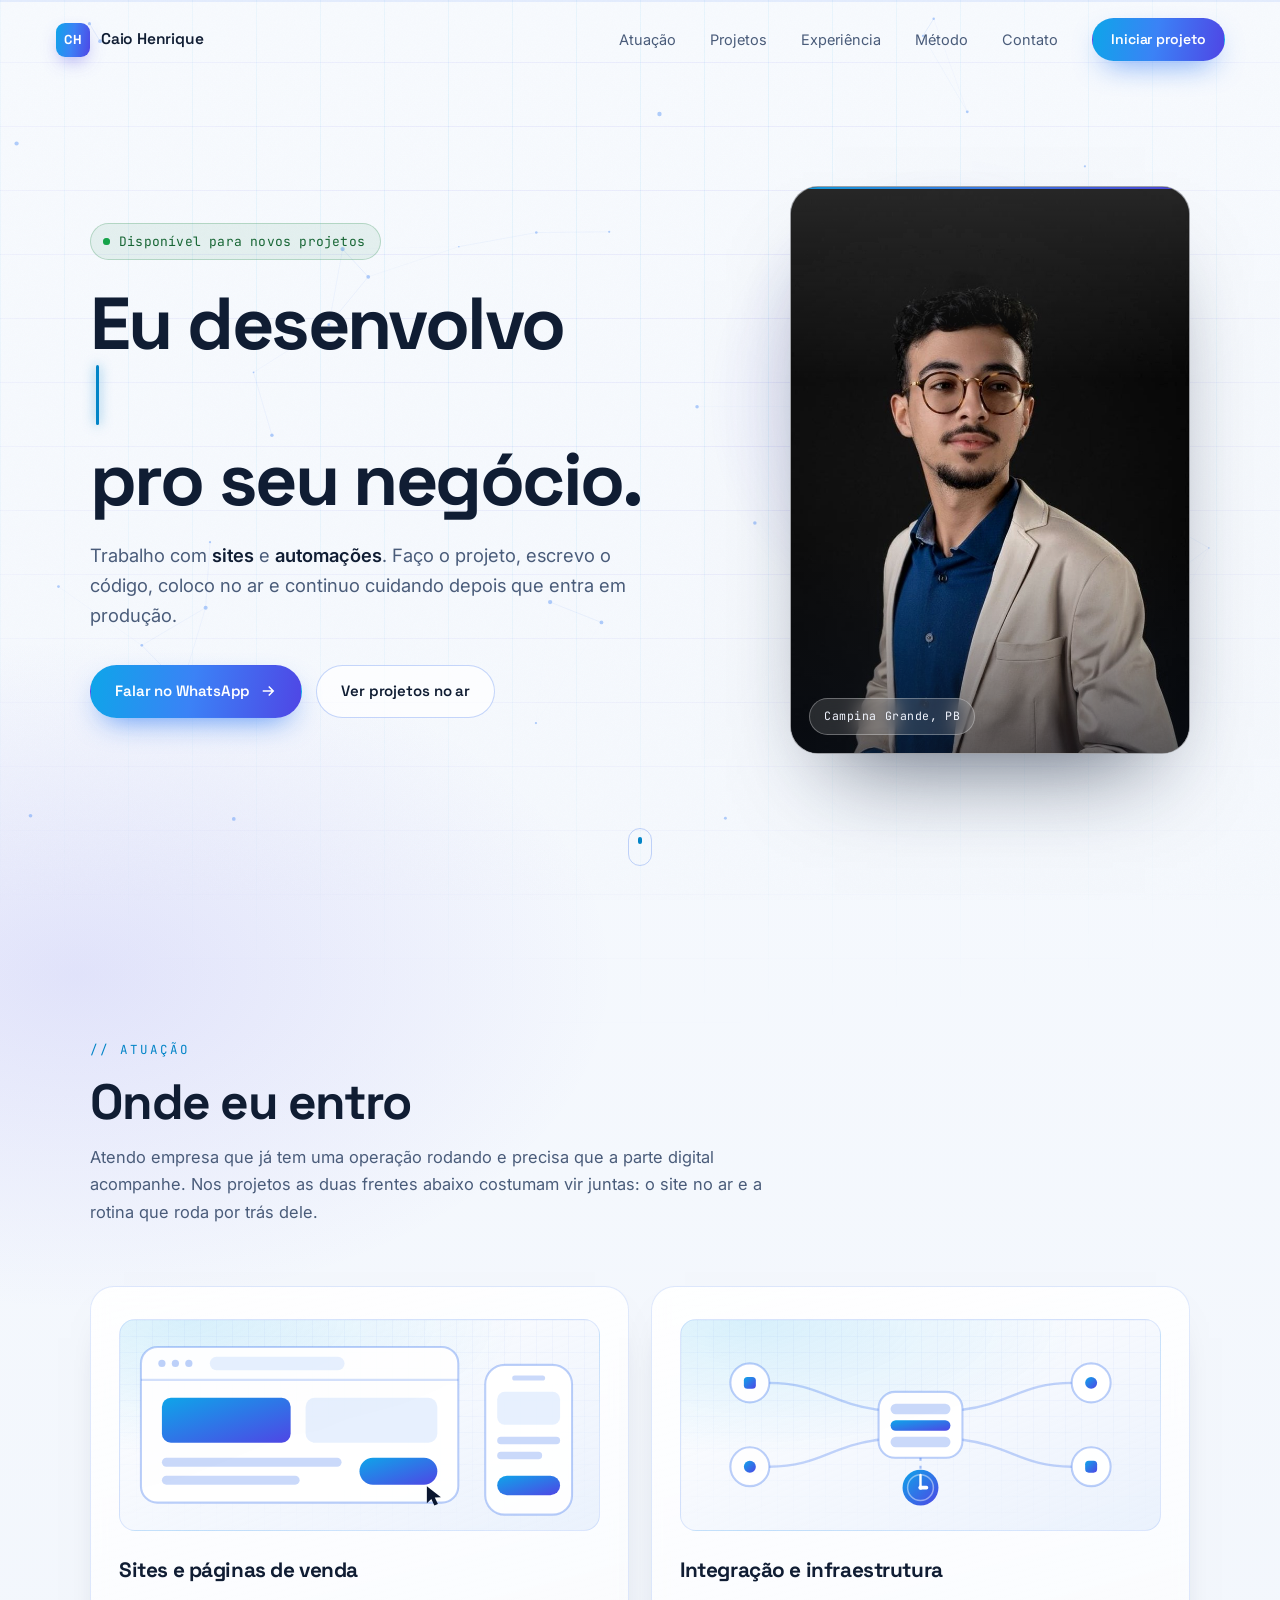
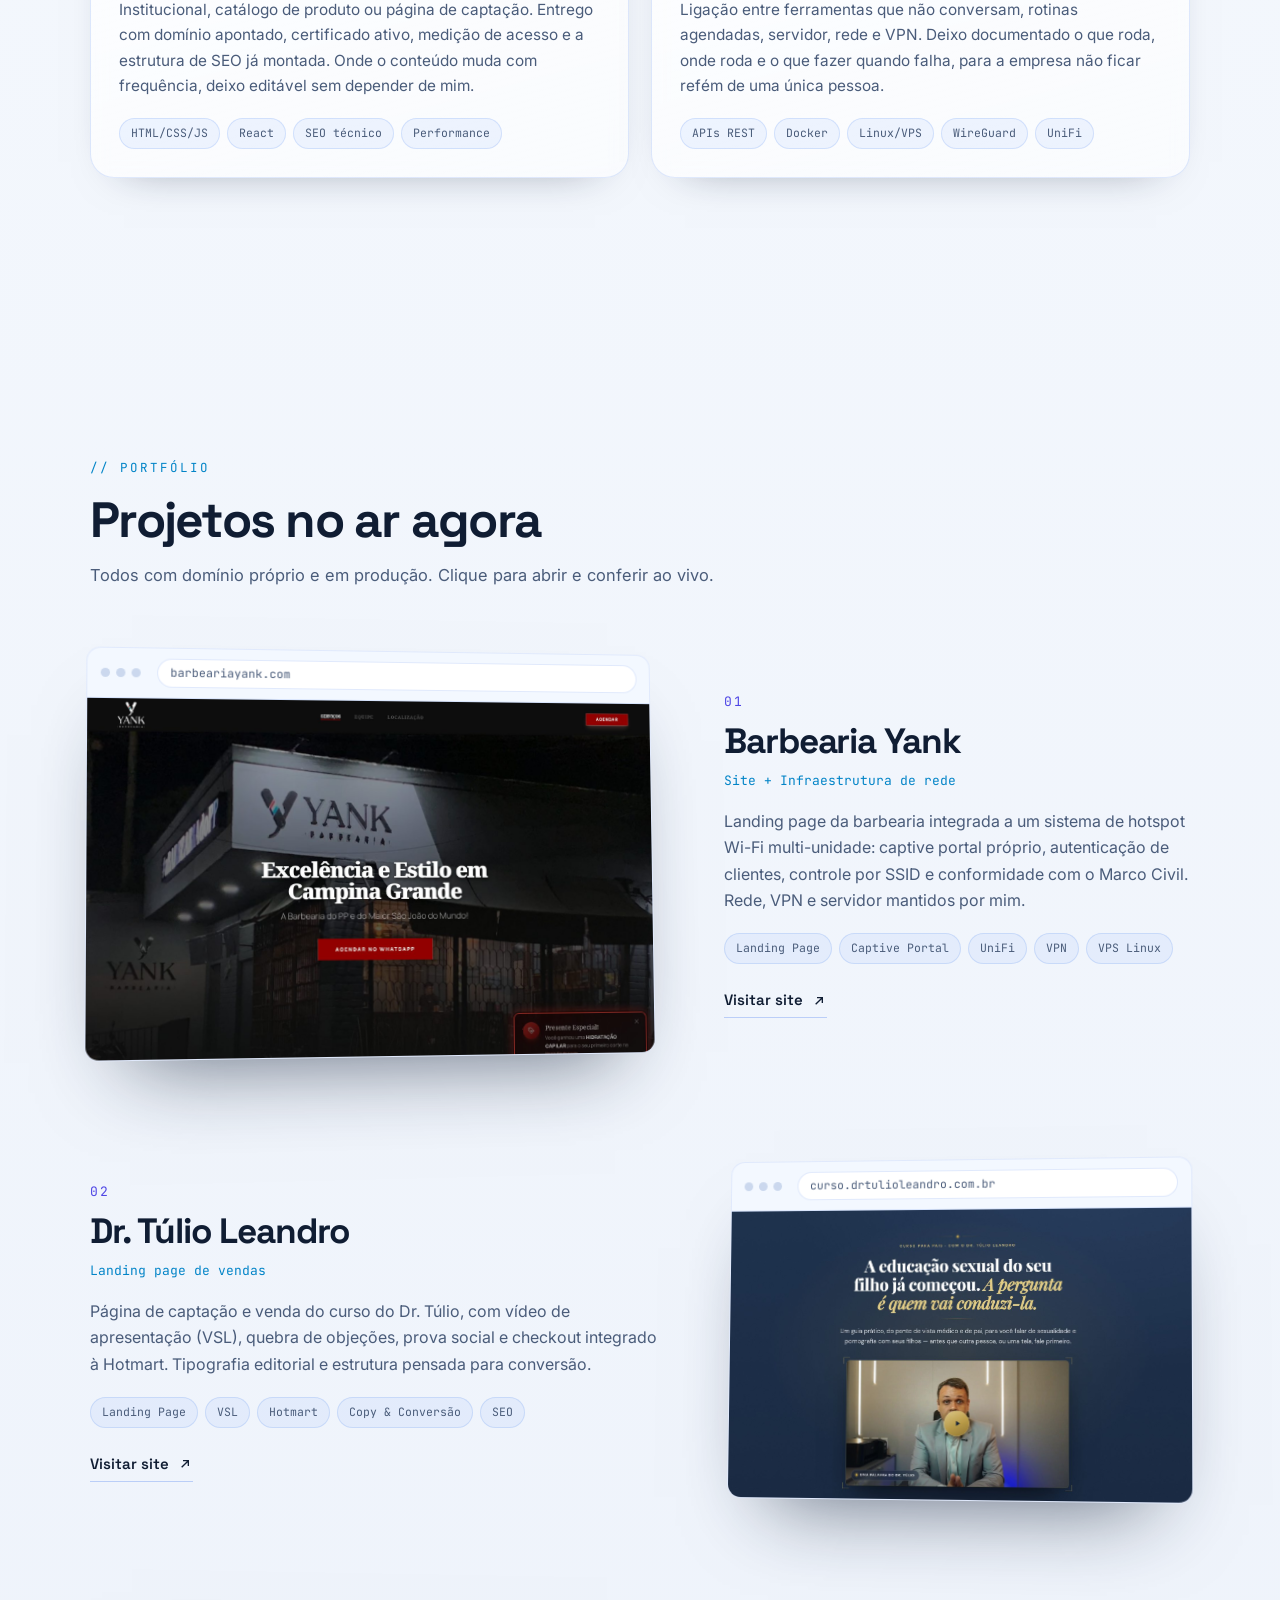
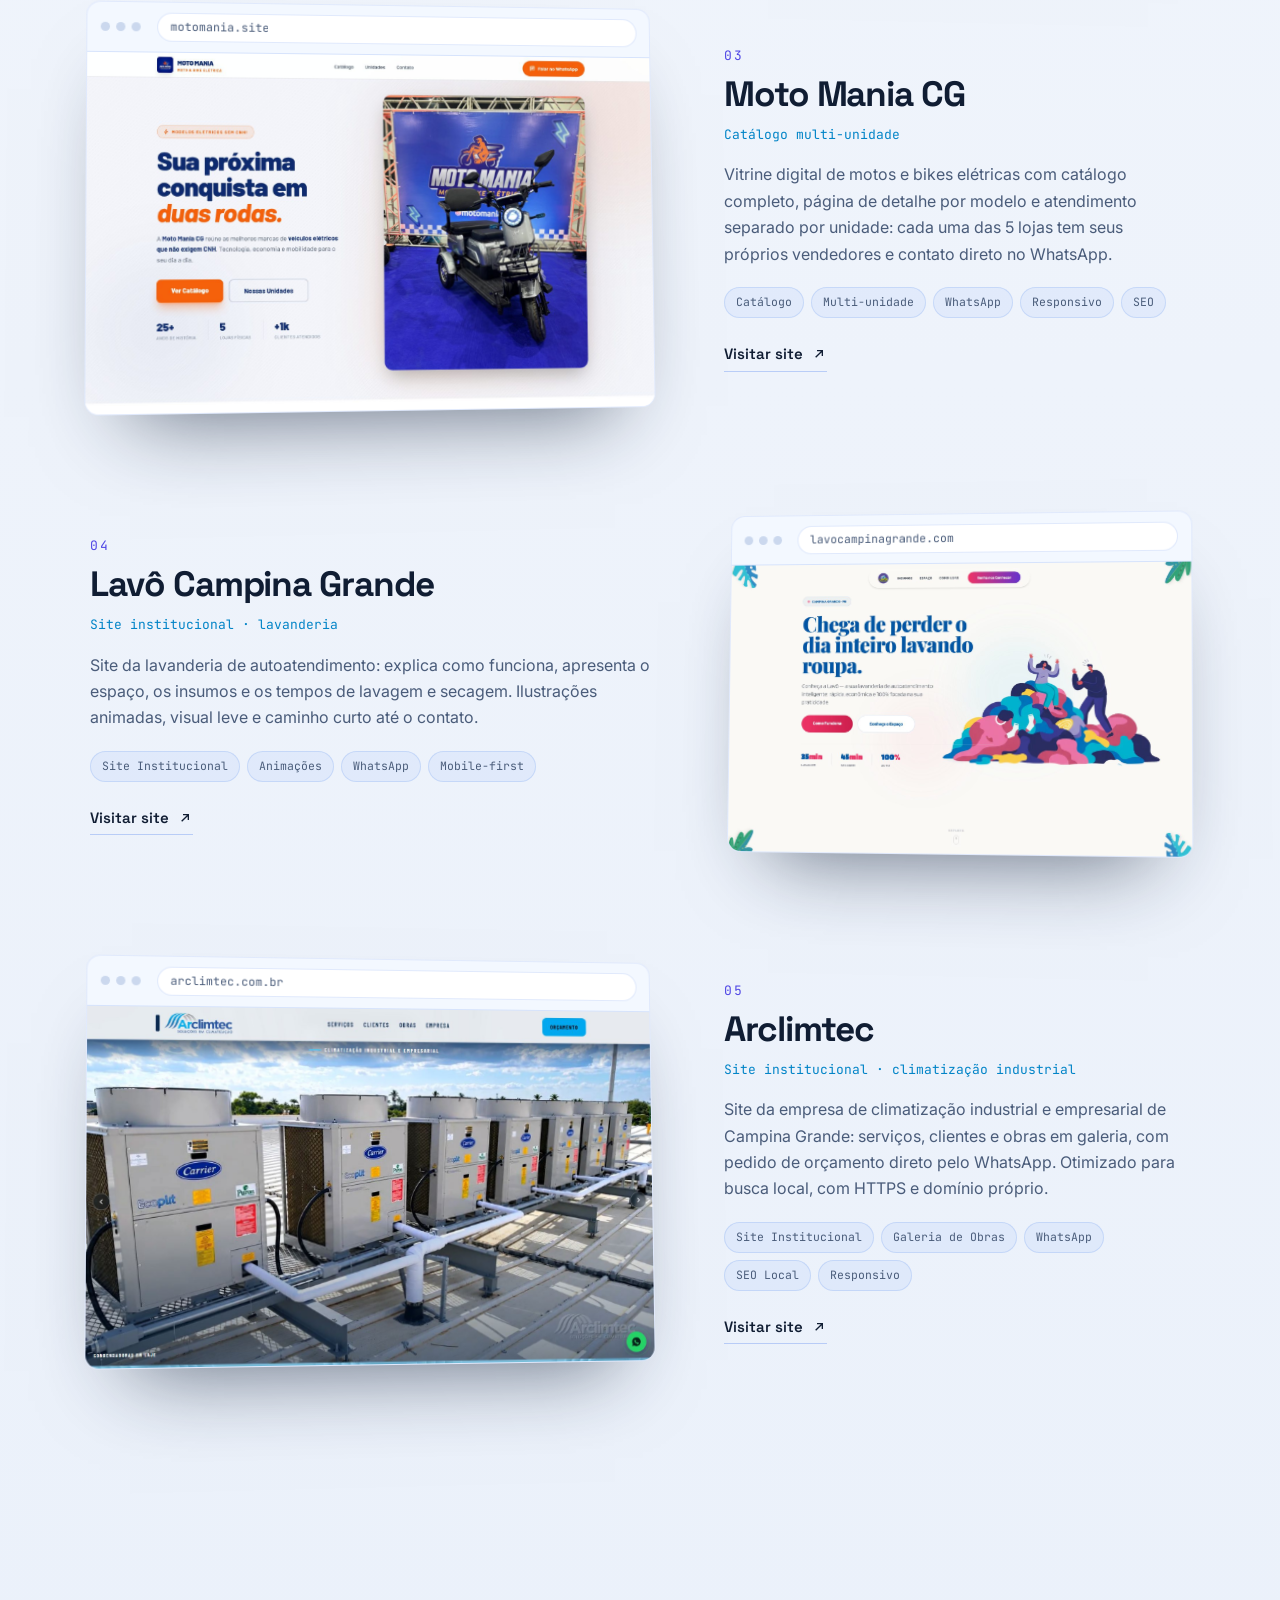
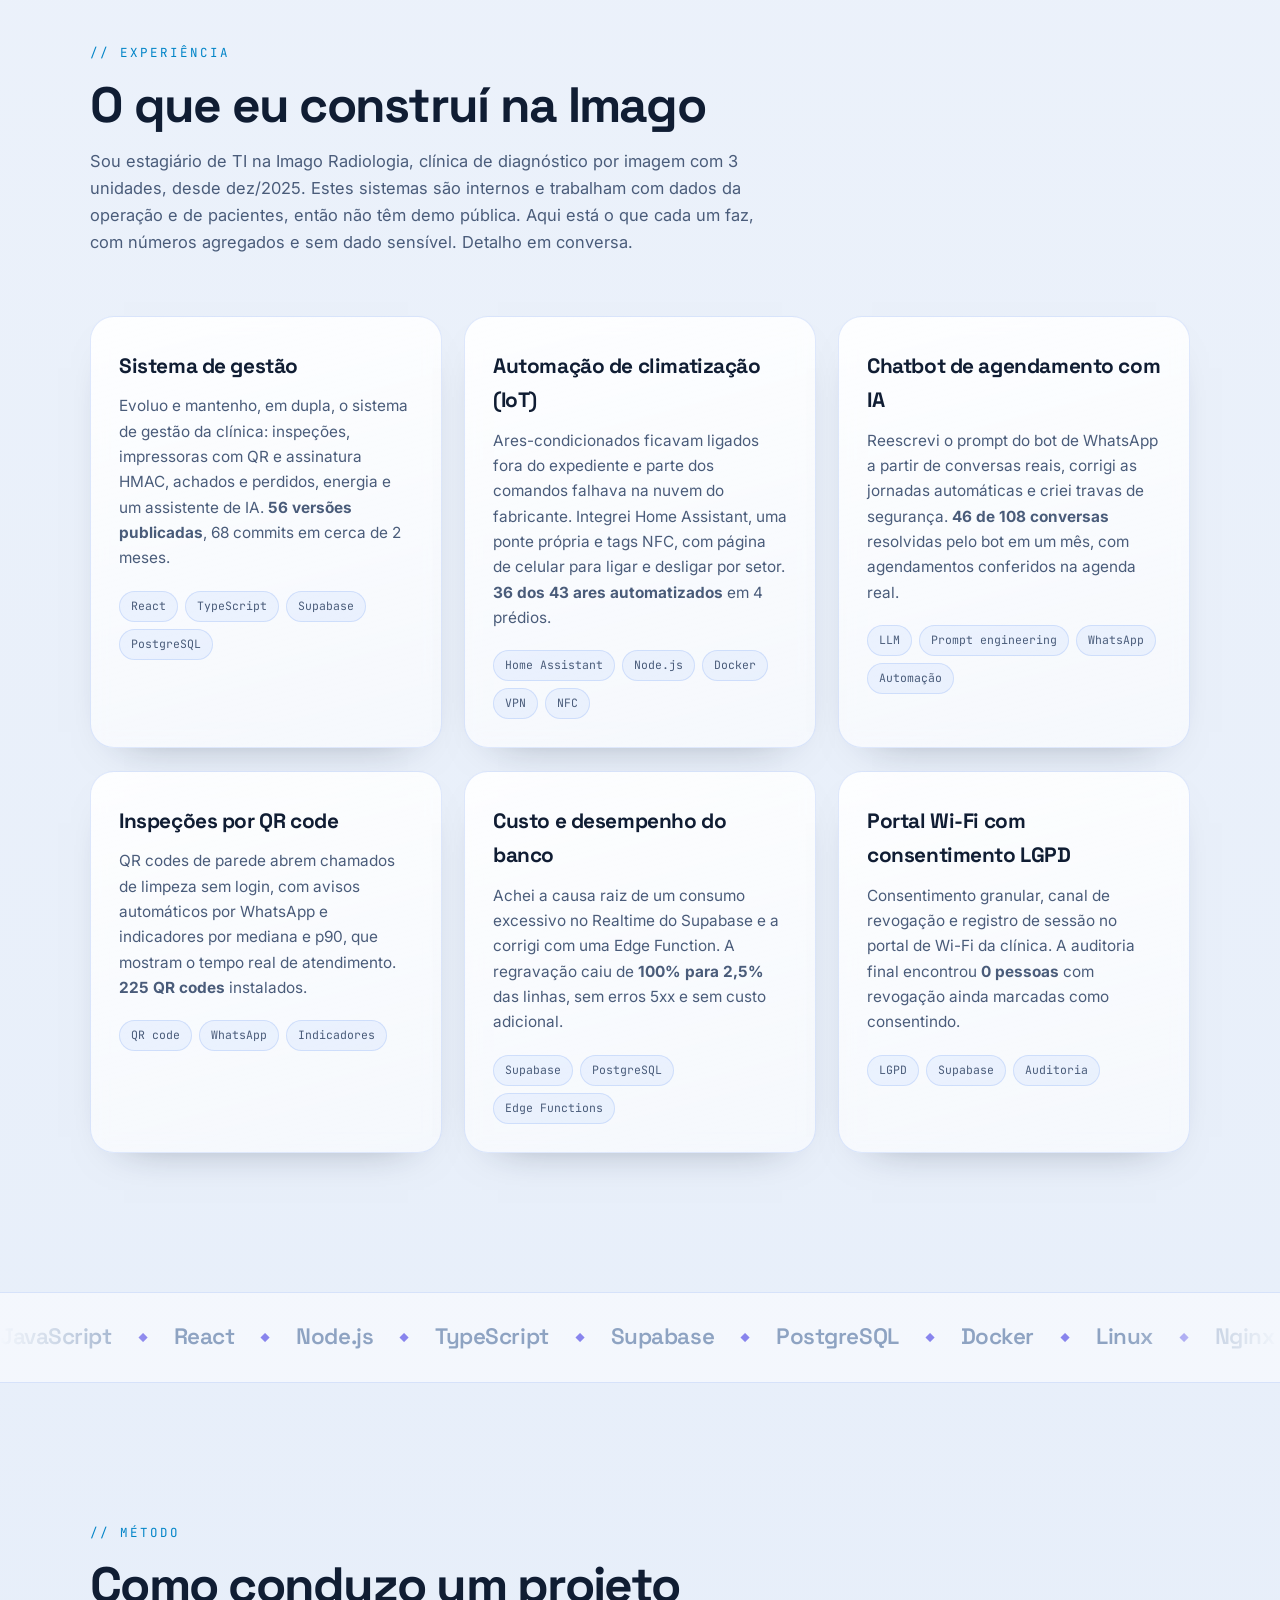
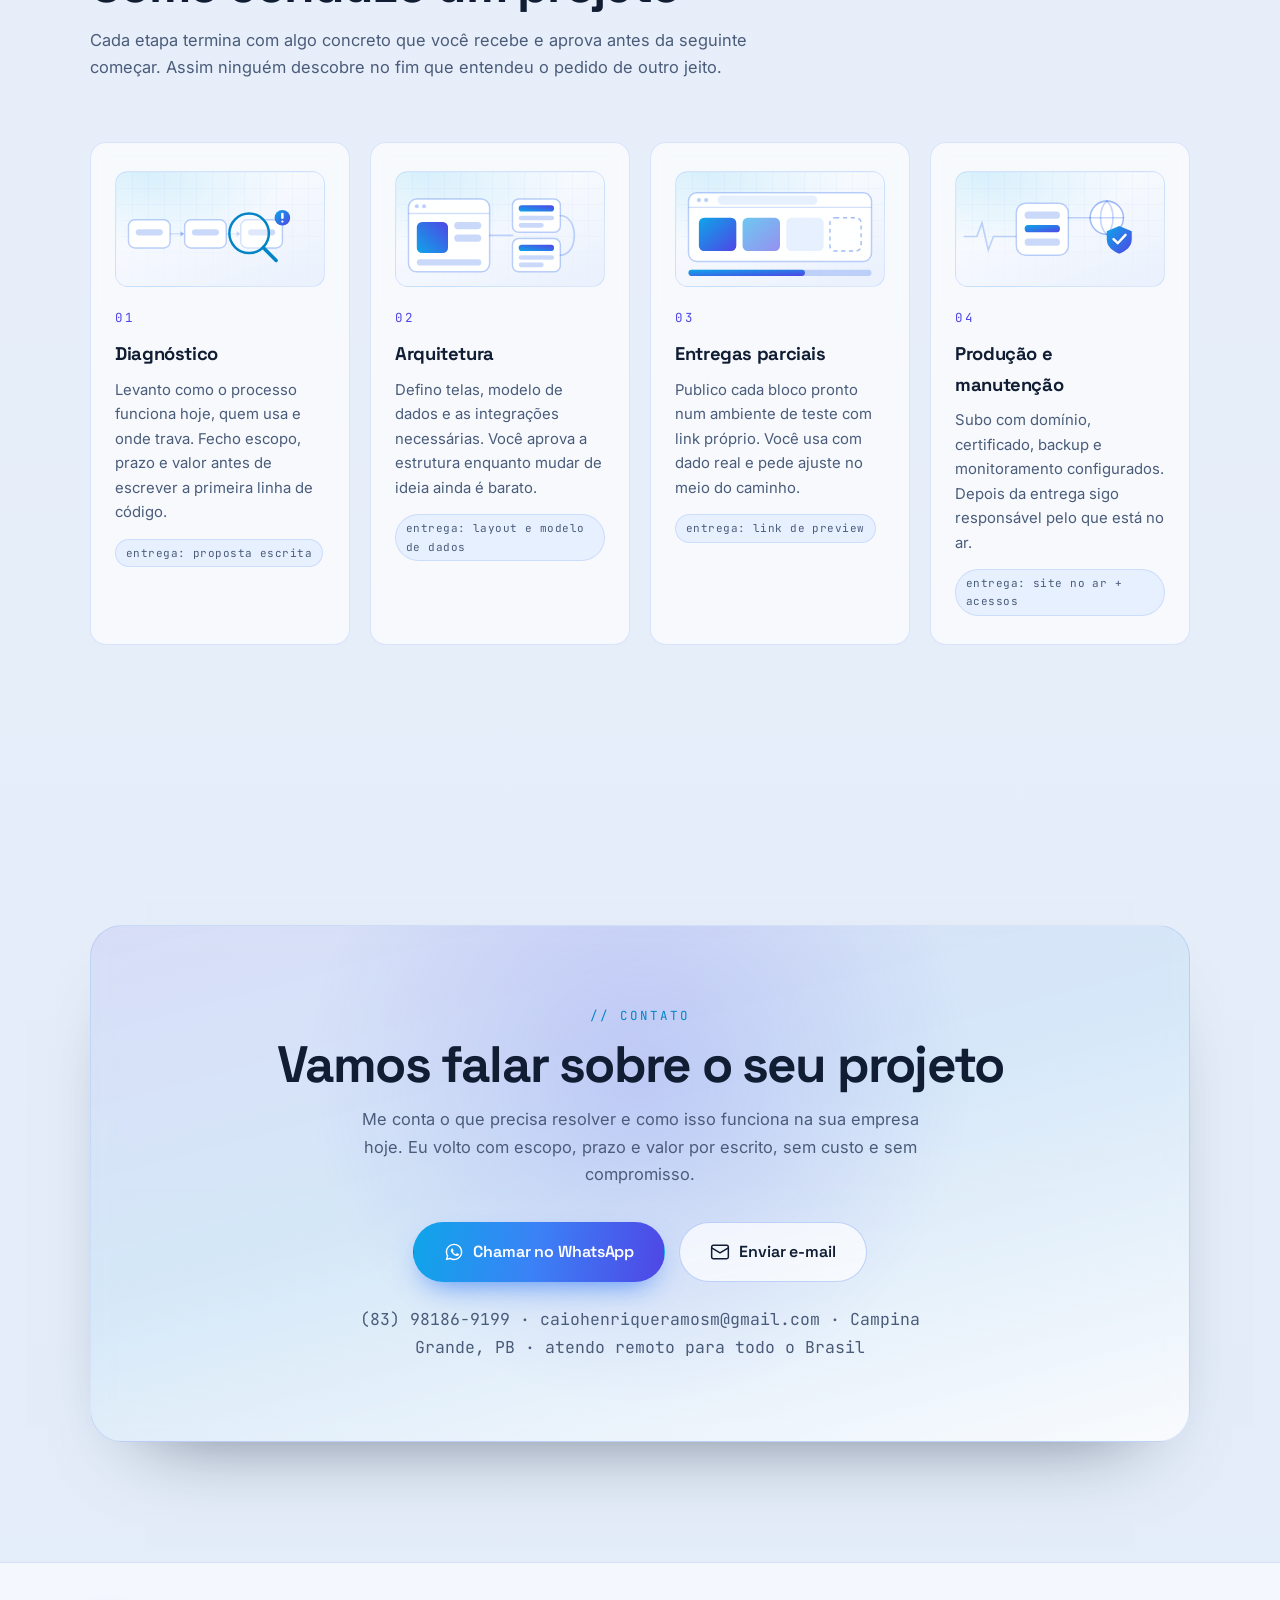
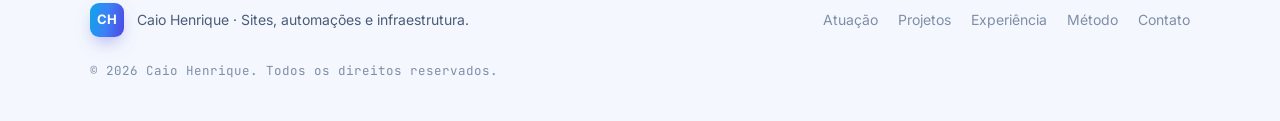
<file: index.html>
<!DOCTYPE html>
<html lang="pt-BR">
<head>
<meta charset="UTF-8">
<meta name="viewport" content="width=device-width, initial-scale=1.0">
<title>Caio Henrique | Sites e Automações</title>
<meta name="description" content="Desenvolvedor de sites e automações em Campina Grande. Projetos em produção: Barbearia Yank, Dr. Túlio Leandro, MotoMania, Lavô Campina Grande e Arclimtec.">
<meta name="author" content="Caio Henrique">
<meta name="theme-color" content="#eef3fb">
<link rel="canonical" href="https://caiohenrique.dev/">
<link rel="icon" type="image/svg+xml" href="data:image/svg+xml,%3Csvg%20xmlns%3D%22http%3A%2F%2Fwww.w3.org%2F2000%2Fsvg%22%20viewBox%3D%220%200%2064%2064%22%3E%3Cdefs%3E%3ClinearGradient%20id%3D%22g%22%20x1%3D%220%22%20y1%3D%220%22%20x2%3D%221%22%20y2%3D%221%22%3E%3Cstop%20offset%3D%220%22%20stop-color%3D%22%230ea5e9%22%2F%3E%3Cstop%20offset%3D%22.48%22%20stop-color%3D%22%233b82f6%22%2F%3E%3Cstop%20offset%3D%221%22%20stop-color%3D%22%234f46e5%22%2F%3E%3C%2FlinearGradient%3E%3C%2Fdefs%3E%3Crect%20width%3D%2264%22%20height%3D%2264%22%20rx%3D%2215%22%20fill%3D%22url%28%23g%29%22%2F%3E%3Ctext%20x%3D%2232%22%20y%3D%2244%22%20text-anchor%3D%22middle%22%20fill%3D%22%23fff%22%20font-size%3D%2231%22%20font-weight%3D%22700%22%20letter-spacing%3D%22-1.5%22%20font-family%3D%22Segoe%20UI%2CHelvetica%2CArial%2Csans-serif%22%3ECH%3C%2Ftext%3E%3C%2Fsvg%3E">
<link rel="apple-touch-icon" href="assets/apple-touch-icon.png">

<meta property="og:type" content="website">
<meta property="og:site_name" content="Caio Henrique">
<meta property="og:locale" content="pt_BR">
<meta property="og:url" content="https://caiohenrique.dev/">
<meta property="og:title" content="Caio Henrique | Sites e Automações">
<meta property="og:description" content="Desenvolvedor em Campina Grande. Faço sites e automações, com projetos rodando em produção.">
<meta property="og:image" content="https://caiohenrique.dev/assets/og.jpg">
<meta property="og:image:width" content="1200">
<meta property="og:image:height" content="630">
<meta property="og:image:alt" content="Caio Henrique, desenvolvedor de sites e automações">

<meta name="twitter:card" content="summary_large_image">
<meta name="twitter:title" content="Caio Henrique | Sites e Automações">
<meta name="twitter:description" content="Desenvolvedor em Campina Grande. Faço sites e automações, com projetos rodando em produção.">
<meta name="twitter:image" content="https://caiohenrique.dev/assets/og.jpg">

<link rel="preconnect" href="https://fonts.googleapis.com">
<link rel="preconnect" href="https://fonts.gstatic.com" crossorigin>
<link href="https://fonts.googleapis.com/css2?family=Space+Grotesk:wght@400;500;600;700&family=Inter:wght@400;500;600&family=JetBrains+Mono:wght@400;500&display=swap" rel="stylesheet">
<link rel="stylesheet" href="styles.css">
</head>
<body>

<!-- ===== fundo animado ===== -->
<canvas id="bg-net" aria-hidden="true"></canvas>
<div class="grid-overlay" aria-hidden="true"></div>
<div class="noise" aria-hidden="true"></div>
<div class="cursor-glow" id="cursorGlow" aria-hidden="true"></div>

<!-- ===== barra de progresso ===== -->
<div class="scroll-progress"><span id="progressBar"></span></div>

<!-- ===== nav ===== -->
<header class="nav" id="nav">
  <a href="#top" class="brand">
    <span class="brand-mark">CH</span>
    <span class="brand-text">Caio Henrique</span>
  </a>
  <nav class="nav-links">
    <a href="#atuacao">Atuação</a>
    <a href="#projetos">Projetos</a>
    <a href="#experiencia">Experiência</a>
    <a href="#metodo">Método</a>
    <a href="#contato">Contato</a>
  </nav>
  <a href="#contato" class="btn btn-sm btn-primary magnetic">Iniciar projeto</a>
  <button class="nav-toggle" id="navToggle" aria-label="Abrir menu"><span></span><span></span></button>
</header>

<main id="top">

<!-- ===== HERO ===== -->
<section class="hero">
  <div class="hero-inner">
    <div class="status reveal">
      <span class="dot"></span> Disponível para novos projetos
    </div>

    <h1 class="hero-title reveal" data-delay="1">
      <span class="line">Eu desenvolvo</span>
      <span class="line grad" id="rotator">
        <span class="rot-word">sites</span><span class="caret"></span>
      </span>
      <span class="line">pro seu negócio.</span>
    </h1>

    <p class="hero-sub reveal" data-delay="2">
      Trabalho com <strong>sites</strong> e <strong>automações</strong>.
      Faço o projeto, escrevo o código, coloco no ar e continuo cuidando depois que entra em
      produção.
    </p>

    <div class="hero-cta reveal" data-delay="3">
      <a href="https://wa.me/5583981869199?text=Ol%C3%A1%20Caio!%20Vim%20pelo%20seu%20portf%C3%B3lio%20e%20quero%20falar%20sobre%20um%20projeto." class="btn btn-primary magnetic" target="_blank" rel="noopener">
        Falar no WhatsApp
        <svg viewBox="0 0 24 24" width="18" height="18" fill="none" stroke="currentColor" stroke-width="2"><path d="M5 12h14M13 6l6 6-6 6"/></svg>
      </a>
      <a href="#projetos" class="btn btn-ghost magnetic">Ver projetos no ar</a>
    </div>

  </div>

  <!-- retrato -->
  <figure class="portrait reveal" data-delay="3">
    <img src="assets/caio.jpg" alt="Caio Henrique" width="760" height="1081" fetchpriority="high">
    <figcaption class="portrait-chip">Campina Grande, PB</figcaption>
  </figure>

  <a href="#atuacao" class="scroll-hint" aria-label="Rolar">
    <span></span>
  </a>
</section>

<!-- ===== ATUAÇÃO ===== -->
<section class="section" id="atuacao">
  <div class="section-head reveal">
    <span class="eyebrow">// atuação</span>
    <h2>Onde eu entro</h2>
    <p>Atendo empresa que já tem uma operação rodando e precisa que a parte digital acompanhe.
       Nos projetos as duas frentes abaixo costumam vir juntas: o site no ar e a rotina que
       roda por trás dele.</p>
  </div>

  <div class="cards-2">

    <!-- 1. sites -->
    <article class="svc-card reveal tilt" data-delay="1">
      <div class="svc-art">
        <svg class="art art-web" viewBox="0 0 320 140" role="img"
             aria-label="Ilustração: um site aberto no computador e no celular, com o botão de ação em destaque">
          <defs>
            <linearGradient id="artWeb" x1="0" y1="0" x2="1" y2="1">
              <stop offset="0" stop-color="#0ea5e9"/><stop offset="1" stop-color="#4f46e5"/>
            </linearGradient>
          </defs>
          <!-- janela do computador -->
          <rect class="a-panel" x="14" y="18" width="212" height="104" rx="11"/>
          <path class="a-line" d="M14 40h212"/>
          <circle class="a-dot" cx="28" cy="29" r="2.4"/>
          <circle class="a-dot" cx="37" cy="29" r="2.4"/>
          <circle class="a-dot" cx="46" cy="29" r="2.4"/>
          <rect class="a-soft" x="60" y="24.5" width="90" height="9" rx="4.5"/>
          <rect class="a-grad" x="28" y="52" width="86" height="30" rx="6"/>
          <rect class="a-soft" x="124" y="52" width="88" height="30" rx="6"/>
          <rect class="a-fill l1" x="28" y="92" width="120" height="6" rx="3"/>
          <rect class="a-fill l2" x="28" y="104" width="92" height="6" rx="3"/>
          <rect class="a-grad a-cta" x="160" y="92" width="52" height="18" rx="9"/>
          <path class="a-cursor" d="M205 111l0 11.5 3-3 2 4.5 2.4-1-2.1-4.4 4.1-.2z"/>
          <!-- celular -->
          <rect class="a-panel" x="244" y="30" width="58" height="100" rx="13"/>
          <rect class="a-fill" x="262" y="37" width="22" height="3.5" rx="1.75"/>
          <rect class="a-soft" x="252" y="48" width="42" height="22" rx="5"/>
          <rect class="a-fill l3" x="252" y="78" width="42" height="5" rx="2.5"/>
          <rect class="a-fill l4" x="252" y="88" width="30" height="5" rx="2.5"/>
          <rect class="a-grad" x="252" y="104" width="42" height="13" rx="6.5"/>
        </svg>
      </div>
      <h3>Sites e páginas de venda</h3>
      <p>Institucional, catálogo de produto ou página de captação. Entrego com domínio
         apontado, certificado ativo, medição de acesso e a estrutura de SEO já montada.
         Onde o conteúdo muda com frequência, deixo editável sem depender de mim.</p>
      <ul class="tags">
        <li>HTML/CSS/JS</li><li>React</li><li>SEO técnico</li><li>Performance</li>
      </ul>
    </article>

    <!-- 2. integração e infra -->
    <article class="svc-card reveal tilt" data-delay="3">
      <div class="svc-art">
        <svg class="art art-infra" viewBox="0 0 320 140" role="img"
             aria-label="Ilustração: servidor central ligado a quatro sistemas, com dados passando pelos cabos e uma rotina agendada">
          <defs>
            <linearGradient id="artInfra" x1="0" y1="0" x2="1" y2="1">
              <stop offset="0" stop-color="#0ea5e9"/><stop offset="1" stop-color="#4f46e5"/>
            </linearGradient>
          </defs>
          <!-- cabos -->
          <path class="a-wire" d="M59 42C92 42 100 56 132 60"/>
          <path class="a-wire" d="M59 98C92 98 100 84 132 80"/>
          <path class="a-wire" d="M261 42C228 42 220 56 188 60"/>
          <path class="a-wire" d="M261 98C228 98 220 84 188 80"/>
          <path class="a-pulse p1" d="M59 42C92 42 100 56 132 60"/>
          <path class="a-pulse p2" d="M261 98C228 98 220 84 188 80"/>
          <path class="a-pulse p3" d="M261 42C228 42 220 56 188 60"/>
          <path class="a-pulse p4" d="M59 98C92 98 100 84 132 80"/>
          <!-- servidor -->
          <rect class="a-panel" x="132" y="48" width="56" height="44" rx="11"/>
          <rect class="a-fill" x="140" y="56" width="40" height="7" rx="3.5"/>
          <rect class="a-grad" x="140" y="67" width="40" height="7" rx="3.5"/>
          <rect class="a-fill" x="140" y="78" width="40" height="7" rx="3.5"/>
          <!-- sistemas conectados -->
          <circle class="a-panel" cx="46" cy="42" r="13"/>
          <circle class="a-panel" cx="46" cy="98" r="13"/>
          <circle class="a-panel" cx="274" cy="42" r="13"/>
          <circle class="a-panel" cx="274" cy="98" r="13"/>
          <rect class="a-grad" x="42" y="38" width="8" height="8" rx="2.4"/>
          <circle class="a-grad" cx="46" cy="98" r="4"/>
          <circle class="a-grad" cx="274" cy="42" r="4"/>
          <rect class="a-grad" x="270" y="94" width="8" height="8" rx="2.4"/>
          <!-- rotina agendada -->
          <path class="a-line a-tether" d="M160 92v8"/>
          <circle class="a-grad" cx="160" cy="112" r="12"/>
          <circle class="a-dial" cx="160" cy="112" r="8.6"/>
          <path class="a-hand-h" d="M160 112h4"/>
          <path class="a-hand" d="M160 112V103.5"/>
          <circle class="a-pin" cx="160" cy="112" r="1.4"/>
        </svg>
      </div>
      <h3>Integração e infraestrutura</h3>
      <p>Ligação entre ferramentas que não conversam, rotinas agendadas, servidor, rede e VPN.
         Deixo documentado o que roda, onde roda e o que fazer quando falha, para a empresa
         não ficar refém de uma única pessoa.</p>
      <ul class="tags">
        <li>APIs REST</li><li>Docker</li><li>Linux/VPS</li><li>WireGuard</li><li>UniFi</li>
      </ul>
    </article>

  </div>

</section>

<!-- ===== PROJETOS ===== -->
<section class="section" id="projetos">
  <div class="section-head reveal">
    <span class="eyebrow">// portfólio</span>
    <h2>Projetos no ar agora</h2>
    <p>Todos com domínio próprio e em produção. Clique para abrir e conferir ao vivo.</p>
  </div>

  <div class="projects">

    <!-- 01 -->
    <article class="proj reveal" data-delay="1">
      <a class="proj-visual" href="https://barbeariayank.com" target="_blank" rel="noopener" aria-label="Visitar site: Barbearia Yank">
        <div class="browser">
          <div class="browser-bar"><i></i><i></i><i></i><span class="url">barbeariayank.com</span></div>
          <div class="browser-shot" style="--shot:url('assets/shots/yank.jpg'); --c1:#f5a524; --c2:#c2884a;">
            <span class="shot-fallback">Barbearia Yank</span>
          </div>
        </div>
      </a>
      <div class="proj-info">
        <span class="proj-num">01</span>
        <h3>Barbearia Yank</h3>
        <span class="proj-type">Site + Infraestrutura de rede</span>
        <p>Landing page da barbearia integrada a um sistema de hotspot Wi-Fi multi-unidade:
           captive portal próprio, autenticação de clientes, controle por SSID e conformidade
           com o Marco Civil. Rede, VPN e servidor mantidos por mim.</p>
        <ul class="tags">
          <li>Landing Page</li><li>Captive Portal</li><li>UniFi</li><li>VPN</li><li>VPS Linux</li>
        </ul>
        <a class="proj-link magnetic" href="https://barbeariayank.com" target="_blank" rel="noopener">
          Visitar site
          <svg viewBox="0 0 24 24" width="16" height="16" fill="none" stroke="currentColor" stroke-width="2"><path d="M7 17L17 7M9 7h8v8"/></svg>
        </a>
      </div>
    </article>

    <!-- 02 -->
    <article class="proj reveal" data-delay="1">
      <a class="proj-visual" href="https://curso.drtulioleandro.com.br" target="_blank" rel="noopener" aria-label="Visitar site: Dr. Túlio Leandro">
        <div class="browser">
          <div class="browser-bar"><i></i><i></i><i></i><span class="url">curso.drtulioleandro.com.br</span></div>
          <div class="browser-shot" style="--shot:url('assets/shots/tulio.jpg'); --c1:#38bdf8; --c2:#7ba7d8;">
            <span class="shot-fallback">Dr. Túlio Leandro</span>
          </div>
        </div>
      </a>
      <div class="proj-info">
        <span class="proj-num">02</span>
        <h3>Dr. Túlio Leandro</h3>
        <span class="proj-type">Landing page de vendas</span>
        <p>Página de captação e venda do curso do Dr. Túlio, com vídeo de apresentação (VSL),
           quebra de objeções, prova social e checkout integrado à Hotmart. Tipografia editorial
           e estrutura pensada para conversão.</p>
        <ul class="tags">
          <li>Landing Page</li><li>VSL</li><li>Hotmart</li><li>Copy &amp; Conversão</li><li>SEO</li>
        </ul>
        <a class="proj-link magnetic" href="https://curso.drtulioleandro.com.br" target="_blank" rel="noopener">
          Visitar site
          <svg viewBox="0 0 24 24" width="16" height="16" fill="none" stroke="currentColor" stroke-width="2"><path d="M7 17L17 7M9 7h8v8"/></svg>
        </a>
      </div>
    </article>

    <!-- 03 -->
    <article class="proj reveal" data-delay="1">
      <a class="proj-visual" href="https://motomania.site" target="_blank" rel="noopener" aria-label="Visitar site: Moto Mania CG">
        <div class="browser">
          <div class="browser-bar"><i></i><i></i><i></i><span class="url">motomania.site</span></div>
          <div class="browser-shot" style="--shot:url('assets/shots/motomania.jpg'); --c1:#ef4444; --c2:#9aa8bd;">
            <span class="shot-fallback">MotoMania CG</span>
          </div>
        </div>
      </a>
      <div class="proj-info">
        <span class="proj-num">03</span>
        <h3>Moto Mania CG</h3>
        <span class="proj-type">Catálogo multi-unidade</span>
        <p>Vitrine digital de motos e bikes elétricas com catálogo completo, página de detalhe
           por modelo e atendimento separado por unidade: cada uma das 5 lojas tem seus
           próprios vendedores e contato direto no WhatsApp.</p>
        <ul class="tags">
          <li>Catálogo</li><li>Multi-unidade</li><li>WhatsApp</li><li>Responsivo</li><li>SEO</li>
        </ul>
        <a class="proj-link magnetic" href="https://motomania.site" target="_blank" rel="noopener">
          Visitar site
          <svg viewBox="0 0 24 24" width="16" height="16" fill="none" stroke="currentColor" stroke-width="2"><path d="M7 17L17 7M9 7h8v8"/></svg>
        </a>
      </div>
    </article>

    <!-- 04 -->
    <article class="proj reveal" data-delay="1">
      <a class="proj-visual" href="https://lavocampinagrande.com" target="_blank" rel="noopener" aria-label="Visitar site: Lavô Campina Grande">
        <div class="browser">
          <div class="browser-bar"><i></i><i></i><i></i><span class="url">lavocampinagrande.com</span></div>
          <div class="browser-shot" style="--shot:url('assets/shots/lavo.jpg'); --c1:#22d3ee; --c2:#8ec3dd;">
            <span class="shot-fallback">Lavô Campina Grande</span>
          </div>
        </div>
      </a>
      <div class="proj-info">
        <span class="proj-num">04</span>
        <h3>Lavô Campina Grande</h3>
        <span class="proj-type">Site institucional · lavanderia</span>
        <p>Site da lavanderia de autoatendimento: explica como funciona, apresenta o espaço,
           os insumos e os tempos de lavagem e secagem. Ilustrações animadas, visual leve
           e caminho curto até o contato.</p>
        <ul class="tags">
          <li>Site Institucional</li><li>Animações</li><li>WhatsApp</li><li>Mobile-first</li>
        </ul>
        <a class="proj-link magnetic" href="https://lavocampinagrande.com" target="_blank" rel="noopener">
          Visitar site
          <svg viewBox="0 0 24 24" width="16" height="16" fill="none" stroke="currentColor" stroke-width="2"><path d="M7 17L17 7M9 7h8v8"/></svg>
        </a>
      </div>
    </article>

    <!-- 05 -->
    <article class="proj reveal" data-delay="1">
      <a class="proj-visual" href="https://arclimtec.com.br" target="_blank" rel="noopener" aria-label="Visitar site: Arclimtec">
        <div class="browser">
          <div class="browser-bar"><i></i><i></i><i></i><span class="url">arclimtec.com.br</span></div>
          <div class="browser-shot" style="--shot:url('assets/shots/arclimtec.jpg'); --c1:#0ea5e9; --c2:#8fa3b8;">
            <span class="shot-fallback">Arclimtec</span>
          </div>
        </div>
      </a>
      <div class="proj-info">
        <span class="proj-num">05</span>
        <h3>Arclimtec</h3>
        <span class="proj-type">Site institucional · climatização industrial</span>
        <p>Site da empresa de climatização industrial e empresarial de Campina Grande: serviços,
           clientes e obras em galeria, com pedido de orçamento direto pelo WhatsApp. Otimizado
           para busca local, com HTTPS e domínio próprio.</p>
        <ul class="tags">
          <li>Site Institucional</li><li>Galeria de Obras</li><li>WhatsApp</li><li>SEO Local</li><li>Responsivo</li>
        </ul>
        <a class="proj-link magnetic" href="https://arclimtec.com.br" target="_blank" rel="noopener">
          Visitar site
          <svg viewBox="0 0 24 24" width="16" height="16" fill="none" stroke="currentColor" stroke-width="2"><path d="M7 17L17 7M9 7h8v8"/></svg>
        </a>
      </div>
    </article>

  </div>
</section>

<!-- ===== MARQUEE STACK ===== -->
<!-- ===== EXPERIÊNCIA ===== -->
<section class="section" id="experiencia">
  <div class="section-head reveal">
    <span class="eyebrow">// experiência</span>
    <h2>O que eu construí na Imago</h2>
    <p>Sou estagiário de TI na Imago Radiologia, clínica de diagnóstico por imagem com 3 unidades,
       desde dez/2025. Estes sistemas são internos e trabalham com dados da operação e de
       pacientes, então não têm demo pública. Aqui está o que cada um faz, com números agregados
       e sem dado sensível. Detalho em conversa.</p>
  </div>

  <div class="cards-2">

    <article class="svc-card reveal tilt" data-delay="1">
      <h3>Sistema de gestão</h3>
      <p>Evoluo e mantenho, em dupla, o sistema de gestão da clínica: inspeções, impressoras
         com QR e assinatura HMAC, achados e perdidos, energia e um assistente de IA.
         <strong>56 versões publicadas</strong>, 68 commits em cerca de 2 meses.</p>
      <ul class="tags">
        <li>React</li><li>TypeScript</li><li>Supabase</li><li>PostgreSQL</li>
      </ul>
    </article>

    <article class="svc-card reveal tilt" data-delay="2">
      <h3>Automação de climatização (IoT)</h3>
      <p>Ares-condicionados ficavam ligados fora do expediente e parte dos comandos falhava na
         nuvem do fabricante. Integrei Home Assistant, uma ponte própria e tags NFC, com página de
         celular para ligar e desligar por setor.
         <strong>36 dos 43 ares automatizados</strong> em 4 prédios.</p>
      <ul class="tags">
        <li>Home Assistant</li><li>Node.js</li><li>Docker</li><li>VPN</li><li>NFC</li>
      </ul>
    </article>

    <article class="svc-card reveal tilt" data-delay="3">
      <h3>Chatbot de agendamento com IA</h3>
      <p>Reescrevi o prompt do bot de WhatsApp a partir de conversas reais, corrigi as jornadas
         automáticas e criei travas de segurança. <strong>46 de 108 conversas</strong> resolvidas
         pelo bot em um mês, com agendamentos conferidos na agenda real.</p>
      <ul class="tags">
        <li>LLM</li><li>Prompt engineering</li><li>WhatsApp</li><li>Automação</li>
      </ul>
    </article>

    <article class="svc-card reveal tilt" data-delay="4">
      <h3>Inspeções por QR code</h3>
      <p>QR codes de parede abrem chamados de limpeza sem login, com avisos automáticos por
         WhatsApp e indicadores por mediana e p90, que mostram o tempo real de atendimento.
         <strong>225 QR codes</strong> instalados.</p>
      <ul class="tags">
        <li>QR code</li><li>WhatsApp</li><li>Indicadores</li>
      </ul>
    </article>

    <article class="svc-card reveal tilt" data-delay="5">
      <h3>Custo e desempenho do banco</h3>
      <p>Achei a causa raiz de um consumo excessivo no Realtime do Supabase e a corrigi com uma
         Edge Function. A regravação caiu de <strong>100% para 2,5%</strong> das linhas, sem erros
         5xx e sem custo adicional.</p>
      <ul class="tags">
        <li>Supabase</li><li>PostgreSQL</li><li>Edge Functions</li>
      </ul>
    </article>

    <article class="svc-card reveal tilt" data-delay="6">
      <h3>Portal Wi-Fi com consentimento LGPD</h3>
      <p>Consentimento granular, canal de revogação e registro de sessão no portal de Wi-Fi da
         clínica. A auditoria final encontrou <strong>0 pessoas</strong> com revogação ainda
         marcadas como consentindo.</p>
      <ul class="tags">
        <li>LGPD</li><li>Supabase</li><li>Auditoria</li>
      </ul>
    </article>

  </div>
</section>

<section class="marquee-wrap" aria-hidden="true">
  <div class="marquee">
    <div class="marquee-track">
      <span>JavaScript</span><i>◆</i><span>React</span><i>◆</i><span>Node.js</span><i>◆</i>
      <span>TypeScript</span><i>◆</i><span>Supabase</span><i>◆</i><span>PostgreSQL</span><i>◆</i>
      <span>Docker</span><i>◆</i><span>Linux</span><i>◆</i><span>Nginx</span><i>◆</i>
      <span>APIs REST</span><i>◆</i><span>Tailwind</span><i>◆</i><span>Git</span><i>◆</i>
      <span>Redes &amp; VPN</span><i>◆</i>
    </div>
    <div class="marquee-track" aria-hidden="true">
      <span>JavaScript</span><i>◆</i><span>React</span><i>◆</i><span>Node.js</span><i>◆</i>
      <span>TypeScript</span><i>◆</i><span>Supabase</span><i>◆</i><span>PostgreSQL</span><i>◆</i>
      <span>Docker</span><i>◆</i><span>Linux</span><i>◆</i><span>Nginx</span><i>◆</i>
      <span>APIs REST</span><i>◆</i><span>Tailwind</span><i>◆</i><span>Git</span><i>◆</i>
      <span>Redes &amp; VPN</span><i>◆</i>
    </div>
  </div>
</section>

<!-- ===== MÉTODO ===== -->
<section class="section" id="metodo">
  <div class="section-head reveal">
    <span class="eyebrow">// método</span>
    <h2>Como conduzo um projeto</h2>
    <p>Cada etapa termina com algo concreto que você recebe e aprova antes da seguinte
       começar. Assim ninguém descobre no fim que entendeu o pedido de outro jeito.</p>
  </div>

  <ol class="steps">
    <li class="step reveal" data-delay="1">
      <div class="step-art">
        <svg class="art art-diag" viewBox="0 0 200 110" role="img"
             aria-label="Ilustração: as etapas do processo atual sob uma lupa, com um alerta no ponto onde ele trava">
          <defs>
            <linearGradient id="artDiag" x1="0" y1="0" x2="1" y2="1">
              <stop offset="0" stop-color="#0ea5e9"/><stop offset="1" stop-color="#4f46e5"/>
            </linearGradient>
          </defs>
          <!-- o processo como ele é hoje -->
          <rect class="a-panel" x="12" y="46" width="40" height="27" rx="6"/>
          <rect class="a-panel" x="66" y="46" width="40" height="27" rx="6"/>
          <rect class="a-panel" x="120" y="46" width="40" height="27" rx="6"/>
          <rect class="a-fill" x="19" y="55" width="26" height="6" rx="3"/>
          <rect class="a-fill" x="73" y="55" width="26" height="6" rx="3"/>
          <rect class="a-fill" x="127" y="55" width="26" height="6" rx="3"/>
          <path class="a-line" d="M52 59.5h13"/>
          <path class="a-arrow" d="M62 57l3.5 2.5-3.5 2.5z"/>
          <path class="a-line" d="M106 59.5h13"/>
          <path class="a-arrow" d="M116 57l3.5 2.5-3.5 2.5z"/>
          <!-- onde trava -->
          <circle class="a-grad a-beat" cx="160" cy="44" r="7.5"/>
          <path class="a-hand-h" d="M160 40.4v3.6"/>
          <circle class="a-pin" cx="160" cy="47.7" r="1.1"/>
          <!-- lupa -->
          <g class="a-mag">
            <circle class="a-glass" cx="128" cy="59" r="19"/>
            <path class="a-lens" d="M141.5 72.5 154 85"/>
          </g>
        </svg>
      </div>
      <span class="step-n">01</span>
      <h3>Diagnóstico</h3>
      <p>Levanto como o processo funciona hoje, quem usa e onde trava. Fecho escopo, prazo e
         valor antes de escrever a primeira linha de código.</p>
      <span class="step-out">entrega: proposta escrita</span>
    </li>

    <li class="step reveal" data-delay="2">
      <div class="step-art">
        <svg class="art art-arq" viewBox="0 0 200 110" role="img"
             aria-label="Ilustração: tela desenhada em wireframe ligada a duas tabelas do banco de dados">
          <defs>
            <linearGradient id="artArq" x1="0" y1="1" x2="1" y2="0">
              <stop offset="0" stop-color="#0ea5e9"/><stop offset="1" stop-color="#4f46e5"/>
            </linearGradient>
          </defs>
          <!-- tela -->
          <rect class="a-panel" x="12" y="26" width="78" height="70" rx="8"/>
          <path class="a-line" d="M12 40h78"/>
          <circle class="a-dot" cx="20" cy="33" r="1.9"/>
          <circle class="a-dot" cx="27" cy="33" r="1.9"/>
          <rect class="a-grad" x="20" y="48" width="30" height="30" rx="5"/>
          <rect class="a-fill l1" x="56" y="48" width="26" height="7" rx="3.5"/>
          <rect class="a-fill l2" x="56" y="60" width="26" height="7" rx="3.5"/>
          <rect class="a-fill l3" x="20" y="84" width="62" height="6" rx="3"/>
          <!-- modelo de dados -->
          <path class="a-wire" d="M90 61h22"/>
          <rect class="a-panel" x="112" y="26" width="46" height="32" rx="6"/>
          <rect class="a-grad" x="118" y="32" width="34" height="6" rx="3"/>
          <rect class="a-fill" x="118" y="42" width="34" height="4.5" rx="2.25"/>
          <rect class="a-fill" x="118" y="49" width="24" height="4.5" rx="2.25"/>
          <rect class="a-panel" x="112" y="64" width="46" height="32" rx="6"/>
          <rect class="a-grad" x="118" y="70" width="34" height="6" rx="3"/>
          <rect class="a-fill" x="118" y="80" width="34" height="4.5" rx="2.25"/>
          <rect class="a-fill" x="118" y="87" width="24" height="4.5" rx="2.25"/>
          <path class="a-wire" d="M158 42C176 42 176 80 158 80"/>
          <path class="a-pulse" d="M158 42C176 42 176 80 158 80"/>
        </svg>
      </div>
      <span class="step-n">02</span>
      <h3>Arquitetura</h3>
      <p>Defino telas, modelo de dados e as integrações necessárias. Você aprova a estrutura
         enquanto mudar de ideia ainda é barato.</p>
      <span class="step-out">entrega: layout e modelo de dados</span>
    </li>

    <li class="step reveal" data-delay="3">
      <div class="step-art">
        <svg class="art art-ent" viewBox="0 0 200 110" role="img"
             aria-label="Ilustração: ambiente de teste com link próprio, blocos já publicados e barra de progresso">
          <defs>
            <linearGradient id="artEnt" x1="0" y1="0" x2="1" y2="1">
              <stop offset="0" stop-color="#0ea5e9"/><stop offset="1" stop-color="#4f46e5"/>
            </linearGradient>
          </defs>
          <rect class="a-panel" x="12" y="20" width="176" height="66" rx="8"/>
          <path class="a-line" d="M12 34h176"/>
          <circle class="a-dot" cx="22" cy="27" r="2"/>
          <circle class="a-dot" cx="29" cy="27" r="2"/>
          <rect class="a-soft" x="40" y="22.5" width="96" height="9" rx="4.5"/>
          <!-- o que já está publicado -->
          <rect class="a-grad" x="22" y="44" width="36" height="32" rx="5"/>
          <rect class="a-grad" x="64" y="44" width="36" height="32" rx="5" opacity=".6"/>
          <rect class="a-soft" x="106" y="44" width="36" height="32" rx="5"/>
          <rect class="a-todo a-beat" x="148" y="44" width="30" height="32" rx="5"/>
          <!-- progresso -->
          <rect class="a-fill" x="12" y="94" width="176" height="6" rx="3"/>
          <rect class="a-grad l1" x="12" y="94" width="112" height="6" rx="3"/>
        </svg>
      </div>
      <span class="step-n">03</span>
      <h3>Entregas parciais</h3>
      <p>Publico cada bloco pronto num ambiente de teste com link próprio. Você usa com dado
         real e pede ajuste no meio do caminho.</p>
      <span class="step-out">entrega: link de preview</span>
    </li>

    <li class="step reveal" data-delay="4">
      <div class="step-art">
        <svg class="art art-prod" viewBox="0 0 200 110" role="img"
             aria-label="Ilustração: site no ar com domínio, certificado e monitoramento batendo">
          <defs>
            <linearGradient id="artProd" x1="0" y1="0" x2="1" y2="1">
              <stop offset="0" stop-color="#0ea5e9"/><stop offset="1" stop-color="#4f46e5"/>
            </linearGradient>
          </defs>
          <!-- monitoramento -->
          <path class="a-wire" d="M8 62h12l5-13 6 26 5-13h22"/>
          <path class="a-pulse" d="M8 62h12l5-13 6 26 5-13h22"/>
          <!-- servidor no ar -->
          <rect class="a-panel" x="58" y="30" width="50" height="50" rx="9"/>
          <rect class="a-fill" x="66" y="38" width="34" height="7" rx="3.5"/>
          <rect class="a-grad a-beat" x="66" y="51" width="34" height="7" rx="3.5"/>
          <rect class="a-fill" x="66" y="64" width="34" height="7" rx="3.5"/>
          <!-- domínio -->
          <path class="a-wire" d="M108 44h21"/>
          <circle class="a-globe" cx="145" cy="44" r="16"/>
          <path class="a-wire" d="M129 44h32"/>
          <path class="a-wire" d="M145 28c8 7 8 25 0 32"/>
          <path class="a-wire" d="M145 28c-8 7-8 25 0 32"/>
          <!-- certificado -->
          <path class="a-grad" d="M157 52l12 5v8c0 7-6 11.5-12 13.5-6-2-12-6.5-12-13.5v-8z"/>
          <path class="a-check" d="M151.5 64.5l4 4 7.5-8"/>
        </svg>
      </div>
      <span class="step-n">04</span>
      <h3>Produção e manutenção</h3>
      <p>Subo com domínio, certificado, backup e monitoramento configurados. Depois da entrega
         sigo responsável pelo que está no ar.</p>
      <span class="step-out">entrega: site no ar + acessos</span>
    </li>
  </ol>
</section>

<!-- ===== CONTATO ===== -->
<section class="section contato" id="contato">
  <div class="cta-box reveal">
    <div class="cta-glow" aria-hidden="true"></div>
    <span class="eyebrow">// contato</span>
    <h2>Vamos falar sobre o seu projeto</h2>
    <p>Me conta o que precisa resolver e como isso funciona na sua empresa hoje. Eu volto com
       escopo, prazo e valor por escrito, sem custo e sem compromisso.</p>
    <div class="cta-actions">
      <a class="btn btn-primary btn-lg magnetic"
         href="https://wa.me/5583981869199?text=Ol%C3%A1%20Caio!%20Vim%20pelo%20seu%20portf%C3%B3lio%20e%20quero%20falar%20sobre%20um%20projeto."
         target="_blank" rel="noopener">
        <svg viewBox="0 0 24 24" width="20" height="20" fill="currentColor"><path d="M12.04 2C6.58 2 2.13 6.45 2.13 11.91c0 1.75.46 3.45 1.32 4.95L2 22l5.25-1.38a9.9 9.9 0 0 0 4.79 1.22h.01c5.46 0 9.91-4.45 9.91-9.91 0-2.65-1.03-5.14-2.9-7.01A9.82 9.82 0 0 0 12.04 2m0 1.67c2.2 0 4.27.86 5.83 2.42a8.19 8.19 0 0 1 2.41 5.82c0 4.54-3.7 8.24-8.25 8.24a8.23 8.23 0 0 1-4.19-1.15l-.3-.18-3.12.82.83-3.04-.2-.31a8.19 8.19 0 0 1-1.26-4.38c0-4.54 3.7-8.24 8.25-8.24m-2.4 4.16c-.16 0-.42.06-.64.3-.22.24-.85.83-.85 2.02s.87 2.34.99 2.5c.12.16 1.7 2.6 4.12 3.64.58.25 1.03.4 1.38.51.58.18 1.11.16 1.53.1.47-.07 1.44-.59 1.64-1.16.2-.57.2-1.05.14-1.16-.06-.1-.22-.16-.46-.28-.24-.12-1.44-.71-1.66-.79-.22-.08-.38-.12-.54.12-.16.24-.62.79-.76.95-.14.16-.28.18-.52.06-.24-.12-1.03-.38-1.96-1.21-.72-.65-1.21-1.45-1.35-1.69-.14-.24-.02-.37.1-.49.11-.11.24-.28.36-.42.12-.14.16-.24.24-.4.08-.16.04-.3-.02-.42-.06-.12-.54-1.3-.74-1.78-.19-.46-.39-.4-.54-.41h-.46"/></svg>
        Chamar no WhatsApp
      </a>
      <a class="btn btn-ghost btn-lg magnetic" href="mailto:caiohenriqueramosm@gmail.com?subject=Projeto%20-%20contato%20pelo%20portf%C3%B3lio">
        <svg viewBox="0 0 24 24" width="20" height="20" fill="none" stroke="currentColor" stroke-width="1.8"><rect x="2" y="4" width="20" height="16" rx="2"/><path d="m2 7 10 6 10-6"/></svg>
        Enviar e-mail
      </a>
    </div>
    <p class="cta-foot">(83) 98186-9199 · caiohenriqueramosm@gmail.com · Campina Grande, PB · atendo remoto para todo o Brasil</p>
  </div>
</section>

</main>

<footer class="footer">
  <div class="footer-inner">
    <div>
      <span class="brand-mark">CH</span>
      <p>Caio Henrique · Sites, automações e infraestrutura.</p>
    </div>
    <nav>
      <a href="#atuacao">Atuação</a>
      <a href="#projetos">Projetos</a>
      <a href="#experiencia">Experiência</a>
      <a href="#metodo">Método</a>
      <a href="#contato">Contato</a>
    </nav>
    <small>© <span id="year">2026</span> Caio Henrique. Todos os direitos reservados.</small>
  </div>
</footer>

<script src="script.js"></script>
</body>
</html>
</file>
<file: styles.css>
/* =========================================================
   Caio Henrique — Portfólio
   Base branca com azul translúcido
   ========================================================= */

:root{
  --bg:            #eef3fb;
  --bg-2:          #e3ecf9;
  --surface:       rgba(255,255,255,.66);
  --surface-2:     rgba(255,255,255,.88);
  --line:          rgba(37,99,235,.14);
  --line-strong:   rgba(37,99,235,.26);

  --txt:           #101d33;
  --txt-2:         #4a5c7a;
  --txt-3:         #7f8ea8;

  --cyan:          #0284c7;
  --violet:        #4f46e5;
  --lime:          #15803d;

  --grad:          linear-gradient(100deg,#0ea5e9 0%,#3b82f6 48%,#4f46e5 100%);
  --glow-cyan:     0 0 0 1px rgba(2,132,199,.3), 0 0 28px -8px rgba(2,132,199,.55);

  /* cores da rede de partículas (lidas pelo script.js) */
  --net-line:      37,99,235;
  --net-dot:       59,130,246;
  --net-hot:       79,70,229;
  --net-cursor:    2,132,199;
  --net-alpha:     1.5;

  --r-sm: 10px;  --r: 16px;  --r-lg: 24px;
  --maxw: 1180px;

  --ff-display: 'Space Grotesk', 'Segoe UI', system-ui, sans-serif;
  --ff-body:    'Inter', system-ui, -apple-system, sans-serif;
  --ff-mono:    'JetBrains Mono', ui-monospace, 'Courier New', monospace;

  --ease: cubic-bezier(.22,1,.36,1);
}

*,*::before,*::after{ box-sizing:border-box; margin:0; padding:0 }
html{ scroll-behavior:smooth; -webkit-text-size-adjust:100% }

body{
  background:
    radial-gradient(1100px 620px at 78% -8%, rgba(14,165,233,.16), transparent 62%),
    radial-gradient(900px 560px at 6% 12%, rgba(79,70,229,.12), transparent 60%),
    linear-gradient(180deg, #f7fafe 0%, var(--bg) 44%, var(--bg-2) 100%);
  color:var(--txt);
  font-family:var(--ff-body);
  font-size:16px;
  line-height:1.65;
  overflow-x:hidden;
  min-height:100vh;
}
img{ max-width:100%; display:block }
a{ color:inherit; text-decoration:none }
ul,ol{ list-style:none }
::selection{ background:rgba(59,130,246,.24); color:#0b1730 }

/* scrollbar */
::-webkit-scrollbar{ width:10px }
::-webkit-scrollbar-track{ background:#e8eefa }
::-webkit-scrollbar-thumb{ background:#c2d3ee; border-radius:20px; border:2px solid #e8eefa }
::-webkit-scrollbar-thumb:hover{ background:#a6bde3 }

/* Pausa TODA animação/transição decorativa enquanto a página rola (classe
   is-scrolling do initScrollIdle em script.js). Quanto mais seções ficam
   visíveis, mais animações infinitas (pulso, brilho, ilustrações dos
   cards, marquee...) rodam ao mesmo tempo - sem isso, cada uma disputa o
   mesmo frame do scroll e o site fica mais travado quanto mais rola. Some
   ~150ms depois de parar, imperceptível a olho nu. */
html.is-scrolling *, html.is-scrolling *::before, html.is-scrolling *::after{
  animation-play-state:paused !important;
  transition:none !important;
}

/* =========================================================
   CAMADAS DE FUNDO
   ========================================================= */
#bg-net{
  position:fixed; inset:0; width:100%; height:100%;
  z-index:0; pointer-events:none; opacity:.6;
}
.grid-overlay{
  position:fixed; inset:-50%; z-index:0; pointer-events:none;
  background-image:
    linear-gradient(rgba(79,70,229,.07) 1px, transparent 1px),
    linear-gradient(90deg, rgba(14,165,233,.07) 1px, transparent 1px);
  background-size:64px 64px;
  transform:perspective(600px) rotateX(0deg);
  mask-image:radial-gradient(ellipse 60% 55% at 50% 40%, #000 20%, transparent 78%);
  -webkit-mask-image:radial-gradient(ellipse 60% 55% at 50% 40%, #000 20%, transparent 78%);
  animation:gridDrift 24s linear infinite;
}
@keyframes gridDrift{ to{ background-position:64px 64px, 64px 64px } }

.noise{
  position:fixed; inset:0; z-index:1; pointer-events:none; opacity:.02;
  background-image:url("data:image/svg+xml,%3Csvg xmlns='http://www.w3.org/2000/svg' width='160' height='160'%3E%3Cfilter id='n'%3E%3CfeTurbulence type='fractalNoise' baseFrequency='.85' numOctaves='3'/%3E%3C/filter%3E%3Crect width='100%25' height='100%25' filter='url(%23n)'/%3E%3C/svg%3E");
  mix-blend-mode:multiply;
}
.cursor-glow{
  position:fixed; top:0; left:0; width:520px; height:520px; z-index:0;
  margin:-260px 0 0 -260px; pointer-events:none; opacity:0;
  background:radial-gradient(circle, rgba(14,165,233,.16) 0%, rgba(79,70,229,.09) 40%, transparent 68%);
  transition:opacity .5s ease;
  will-change:transform;
}
main, .nav, .footer{ position:relative; z-index:2 }

/* =========================================================
   PROGRESSO + NAV
   ========================================================= */
.scroll-progress{
  position:fixed; top:0; left:0; right:0; height:2px; z-index:60;
  background:rgba(37,99,235,.09);
}
.scroll-progress span{
  display:block; height:100%; width:0%;
  background:var(--grad); box-shadow:0 0 12px rgba(59,130,246,.6);
}

.nav{
  position:fixed; top:0; left:0; right:0; z-index:50;
  display:flex; align-items:center; gap:20px;
  padding:18px clamp(20px,5vw,56px);
  transition:background .4s var(--ease), backdrop-filter .4s, border-color .4s, padding .4s var(--ease);
  border-bottom:1px solid transparent;
}
.nav.scrolled{
  background:rgba(247,250,254,.78);
  backdrop-filter:blur(16px) saturate(150%);
  -webkit-backdrop-filter:blur(16px) saturate(150%);
  border-bottom-color:var(--line);
  padding-top:12px; padding-bottom:12px;
  box-shadow:0 12px 34px -28px rgba(16,29,51,.6);
}
.brand{ display:flex; align-items:center; gap:11px; font-family:var(--ff-display); font-weight:600 }
.brand-mark{
  display:grid; place-items:center; width:34px; height:34px; border-radius:9px;
  background:var(--grad); color:#fff; font-size:13px; font-weight:700; letter-spacing:.5px;
  box-shadow:0 8px 20px -8px rgba(79,70,229,.8);
}
.brand-text{ font-size:15.5px; letter-spacing:-.2px }

.nav-links{ display:flex; gap:6px; margin-left:auto }
.nav-links a{
  position:relative; padding:7px 14px; border-radius:99px;
  font-size:14.5px; color:var(--txt-2);
  transition:color .25s, background .25s;
}
.nav-links a::after{
  content:''; position:absolute; left:14px; right:14px; bottom:3px; height:1px;
  background:var(--grad); transform:scaleX(0); transform-origin:left;
  transition:transform .35s var(--ease);
}
.nav-links a:hover{ color:var(--txt); background:rgba(59,130,246,.08) }
.nav-links a:hover::after{ transform:scaleX(1) }

.nav-toggle{ display:none; background:none; border:0; cursor:pointer; padding:8px; flex-direction:column; gap:5px }
.nav-toggle span{ display:block; width:22px; height:2px; background:var(--txt); border-radius:2px; transition:.3s var(--ease) }
.nav-toggle.open span:nth-child(1){ transform:translateY(3.5px) rotate(45deg) }
.nav-toggle.open span:nth-child(2){ transform:translateY(-3.5px) rotate(-45deg) }

/* =========================================================
   BOTÕES
   ========================================================= */
.btn{
  position:relative; display:inline-flex; align-items:center; justify-content:center; gap:9px;
  padding:13px 24px; border-radius:99px; border:1px solid transparent;
  font-family:var(--ff-display); font-size:15px; font-weight:600; letter-spacing:-.1px;
  cursor:pointer; overflow:hidden; white-space:nowrap;
  transition:transform .3s var(--ease), box-shadow .3s var(--ease), border-color .3s, color .3s;
  will-change:transform;
}
.btn svg{ transition:transform .3s var(--ease) }
.btn-sm{ padding:9px 18px; font-size:14px }
.btn-lg{ padding:16px 30px; font-size:16px }

.btn-primary{ background:var(--grad); color:#fff; box-shadow:0 12px 30px -12px rgba(59,130,246,.95) }
.btn-primary::before{
  content:''; position:absolute; inset:0;
  background:linear-gradient(100deg,#4f46e5,#0ea5e9);
  opacity:0; transition:opacity .4s var(--ease);
}
.btn-primary > *{ position:relative; z-index:1 }
.btn-primary:hover{ box-shadow:0 18px 40px -14px rgba(79,70,229,.9) }
.btn-primary:hover::before{ opacity:1 }
.btn-primary:hover svg{ transform:translateX(3px) }

.btn-ghost{ background:rgba(255,255,255,.7); border-color:var(--line-strong); color:var(--txt) }
.btn-ghost:hover{ border-color:rgba(2,132,199,.55); background:#fff; box-shadow:0 14px 30px -18px rgba(16,29,51,.7) }

/* =========================================================
   HERO
   ========================================================= */
.hero{
  position:relative; min-height:100svh;
  display:grid; grid-template-columns:1.15fr .85fr; align-items:center; gap:56px;
  max-width:var(--maxw); margin:0 auto;
  padding:150px clamp(20px,5vw,40px) 110px;
}
.hero-inner{ max-width:640px }

.status{
  display:inline-flex; align-items:center; gap:9px;
  padding:7px 15px 7px 12px; border-radius:99px;
  background:rgba(21,128,61,.08); border:1px solid rgba(21,128,61,.24);
  font-size:13px; font-family:var(--ff-mono); color:#166534; letter-spacing:.2px;
}
.status .dot{
  position:relative;
  width:7px; height:7px; border-radius:50%; background:#16a34a;
}
/* Anel pulsante via transform+opacity (composita na GPU) em vez de animar
   box-shadow (que força repaint a cada frame, mesmo fora da tela) */
.status .dot::after{
  content:''; position:absolute; inset:0; border-radius:50%;
  background:#16a34a; opacity:.5; animation:pulse 2.2s infinite;
}
@keyframes pulse{
  0%{ transform:scale(1); opacity:.5 }
  100%{ transform:scale(4.5); opacity:0 }
}

.hero-title{
  font-family:var(--ff-display); font-weight:700;
  font-size:clamp(2.6rem,6.4vw,4.6rem); line-height:1.03; letter-spacing:-.035em;
  margin:26px 0 22px;
}
.hero-title .line{ display:block }
.grad{
  background:var(--grad); -webkit-background-clip:text; background-clip:text;
  -webkit-text-fill-color:transparent; color:transparent;
  background-size:200% auto; animation:shimmer 5s linear infinite;
}
@keyframes shimmer{ to{ background-position:200% center } }

#rotator{ display:inline-flex; align-items:baseline; min-height:1.05em }
.caret{
  display:inline-block; width:3px; height:.82em; margin-left:6px;
  background:var(--cyan); border-radius:2px; box-shadow:0 0 12px rgba(2,132,199,.7);
  animation:blink 1s steps(2,start) infinite; -webkit-text-fill-color:initial;
}
@keyframes blink{ 50%{ opacity:0 } }

.hero-sub{ font-size:clamp(1rem,1.6vw,1.15rem); color:var(--txt-2); max-width:540px }
.hero-sub strong{ color:var(--txt); font-weight:600 }

.hero-cta{ display:flex; flex-wrap:wrap; gap:14px; margin-top:34px }

@keyframes float{ 50%{ transform:translateY(-13px) } }

.scroll-hint{
  position:absolute; bottom:34px; left:50%; transform:translateX(-50%);
  width:24px; height:38px; border:1.5px solid var(--line-strong); border-radius:14px;
}
.scroll-hint span{
  position:absolute; top:8px; left:50%; margin-left:-2px;
  width:4px; height:7px; border-radius:2px; background:var(--cyan);
  animation:wheel 1.8s var(--ease) infinite;
}
@keyframes wheel{ 60%{ transform:translateY(13px); opacity:0 } 100%{ opacity:0 } }

/* =========================================================
   SEÇÕES
   ========================================================= */
.section{ max-width:var(--maxw); margin:0 auto; padding:clamp(80px,11vw,140px) clamp(20px,5vw,40px) }
.section-head{ max-width:680px; margin-bottom:60px }
.eyebrow{
  font-family:var(--ff-mono); font-size:12.5px; letter-spacing:.16em; text-transform:uppercase;
  color:var(--cyan); display:block; margin-bottom:14px;
}
.section-head h2{
  font-family:var(--ff-display); font-weight:700; letter-spacing:-.035em;
  font-size:clamp(2rem,4.4vw,3.1rem); line-height:1.08; margin-bottom:16px;
}
.section-head p{ color:var(--txt-2); font-size:1.03rem }

/* ---- serviços ---- */
.cards-2{ display:grid; grid-template-columns:repeat(auto-fit,minmax(280px,1fr)); gap:22px }
.svc-card{
  position:relative; padding:32px 28px 28px; border-radius:var(--r-lg);
  background:linear-gradient(165deg, rgba(255,255,255,.9), rgba(255,255,255,.55));
  border:1px solid var(--line); overflow:hidden;
  backdrop-filter:blur(8px);
  box-shadow:0 18px 44px -34px rgba(16,29,51,.55);
  transition:transform .45s var(--ease), border-color .45s, box-shadow .45s;
  will-change:transform;
}
.svc-card::before{
  content:''; position:absolute; inset:0; opacity:0; transition:opacity .45s;
  background:radial-gradient(420px circle at var(--mx,50%) var(--my,0%), rgba(14,165,233,.14), transparent 62%);
}
.svc-card:hover{ border-color:rgba(2,132,199,.35); box-shadow:0 34px 70px -40px rgba(2,132,199,.75) }
.svc-card:hover::before{ opacity:1 }
.svc-card > *{ position:relative; z-index:1 }
.svc-card h3{ font-family:var(--ff-display); font-size:1.3rem; letter-spacing:-.02em; margin-bottom:10px }
.svc-card p{ color:var(--txt-2); font-size:.96rem }

/* ---- ilustrações dos cards ---- */
.svc-art,.step-art{
  position:relative; margin-bottom:22px; border-radius:16px; overflow:hidden;
  border:1px solid rgba(37,99,235,.13);
  background:
    radial-gradient(120% 110% at 14% 0%, rgba(14,165,233,.16), transparent 58%),
    linear-gradient(158deg, rgba(255,255,255,.94), rgba(228,237,252,.72));
  transition:border-color .45s, box-shadow .45s;
}
.step-art{ margin-bottom:16px; border-radius:13px }
.svc-art::after,.step-art::after{
  content:''; position:absolute; inset:0; pointer-events:none; opacity:.55;
  background-image:
    linear-gradient(rgba(37,99,235,.06) 1px, transparent 1px),
    linear-gradient(90deg, rgba(37,99,235,.06) 1px, transparent 1px);
  background-size:16px 16px;
  -webkit-mask-image:radial-gradient(130% 110% at 50% 0%, #000 35%, transparent 100%);
          mask-image:radial-gradient(130% 110% at 50% 0%, #000 35%, transparent 100%);
}
.svc-card:hover .svc-art,.step:hover .step-art{
  border-color:rgba(2,132,199,.3);
  box-shadow:inset 0 0 0 1px rgba(255,255,255,.7), 0 14px 30px -26px rgba(2,132,199,.9);
}
.art{ position:relative; z-index:1; display:block; width:100%; height:auto }

/* traços da ilustração */
.art .a-panel{ fill:rgba(255,255,255,.95); stroke:rgba(37,99,235,.3); stroke-width:1.4 }
.art .a-line{ fill:none; stroke:rgba(37,99,235,.2); stroke-width:1.4 }
.art .a-soft{ fill:rgba(59,130,246,.12) }
.art .a-fill{ fill:rgba(37,99,235,.24) }
.art .a-dot{ fill:rgba(37,99,235,.3) }
.art .a-cursor{ fill:#0b1730 }
.art .a-tether{ stroke:rgba(37,99,235,.4); stroke-dasharray:2 3.4 }
.art .a-hand{ fill:none; stroke:#fff; stroke-width:1.6; stroke-linecap:round }
.art .a-hand-h{ fill:none; stroke:#fff; stroke-width:2.4; stroke-linecap:round }
.art .a-dial{ fill:none; stroke:rgba(255,255,255,.45); stroke-width:1 }
.art .a-pin{ fill:#fff }
.art .a-arrow{ fill:rgba(37,99,235,.38) }
.art .a-glass{ fill:rgba(255,255,255,.42); stroke:var(--cyan); stroke-width:2.4 }
.art .a-lens{ fill:none; stroke:var(--cyan); stroke-width:3.4; stroke-linecap:round }
.art .a-check{ fill:none; stroke:#fff; stroke-width:2.4; stroke-linecap:round; stroke-linejoin:round }
.art .a-globe{ fill:rgba(255,255,255,.95); stroke:rgba(37,99,235,.42); stroke-width:1.5 }
.art .a-todo{ fill:none; stroke:rgba(37,99,235,.42); stroke-width:1.4; stroke-dasharray:4 3.5 }
.art-diag .a-grad{ fill:url(#artDiag) }
.art-arq  .a-grad{ fill:url(#artArq) }
.art-ent  .a-grad{ fill:url(#artEnt) }
.art-prod .a-grad{ fill:url(#artProd) }
.art-web   .a-grad{ fill:url(#artWeb) }
.art-infra .a-grad{ fill:url(#artInfra) }

/* cabos e pacotes de dados */
.art .a-wire{ fill:none; stroke:rgba(37,99,235,.26); stroke-width:1.6; stroke-linecap:round }
.art .a-pulse{
  fill:none; stroke:var(--cyan); stroke-width:2.6; stroke-linecap:round;
  stroke-dasharray:9 300; stroke-dashoffset:12;
}

/* animação — dispara quando o card entra na tela */
.art rect, .art circle{ transform-box:fill-box }
.art .l1,.art .l2,.art .l3,.art .l4{ transform-origin:left center; transform:scaleX(0) }

.in .art .l1{ animation:artGrow .55s var(--ease) .30s forwards }
.in .art .l2{ animation:artGrow .55s var(--ease) .42s forwards }
.in .art .l3{ animation:artGrow .55s var(--ease) .54s forwards }
.in .art .l4{ animation:artGrow .55s var(--ease) .66s forwards }
.in .art .a-cta{ animation:artBeat 2.6s var(--ease) 1s infinite }
.in .art .a-cursor{ animation:artNudge 2.6s var(--ease) 1s infinite }
.in .art .a-pulse{ animation:artFlow 2.4s linear infinite }
.in .art .p2{ animation-delay:.6s }
.in .art .p3{ animation-delay:1.2s }
.in .art .p4{ animation-delay:1.8s }
.in .art .a-beat{ animation:artBeat 2.8s var(--ease) .9s infinite }
.in .art .a-mag{ animation:artScan 5.4s var(--ease) 1s infinite }
.in .art .a-hand{
  transform-box:view-box; transform-origin:160px 112px;
  animation:artSpin 7s linear infinite;
}

@keyframes artGrow{ from{ transform:scaleX(0) } to{ transform:scaleX(1) } }
@keyframes artBeat{ 0%,72%,100%{ opacity:1; transform:none } 82%{ opacity:.72; transform:scale(.955) } }
@keyframes artNudge{ 0%,66%,100%{ transform:none } 80%{ transform:translate(-6px,-7px) } }
@keyframes artFlow{ from{ stroke-dashoffset:12 } to{ stroke-dashoffset:-92 } }
@keyframes artSpin{ to{ transform:rotate(360deg) } }
@keyframes artScan{ 0%,100%{ transform:none } 50%{ transform:translate(-15px,3px) } }

.tags{ display:flex; flex-wrap:wrap; gap:7px; margin-top:20px }
.tags li{
  padding:5px 11px; border-radius:99px; font-family:var(--ff-mono); font-size:11.5px;
  background:rgba(59,130,246,.07); border:1px solid var(--line); color:var(--txt-2);
  transition:border-color .3s, color .3s;
}
.svc-card:hover .tags li,.proj:hover .tags li{ border-color:rgba(79,70,229,.3); color:#334867 }

/* ---- projetos ---- */
.projects{ display:flex; flex-direction:column; gap:clamp(60px,8vw,104px) }
.proj{ display:grid; grid-template-columns:1.1fr .9fr; align-items:center; gap:clamp(32px,5vw,64px) }
.proj:nth-child(even) .proj-visual{ order:2 }

.proj-visual{ display:block; perspective:1400px; text-decoration:none; cursor:pointer }
.browser{
  border:1px solid var(--line); border-radius:14px; overflow:hidden;
  background:#fff;
  box-shadow:0 44px 80px -44px rgba(16,29,51,.65);
  transform:rotateY(6deg) rotateX(3deg); transform-style:preserve-3d;
  transition:transform .7s var(--ease), box-shadow .7s var(--ease), border-color .7s;
}
.proj:nth-child(even) .browser{ transform:rotateY(-6deg) rotateX(3deg) }
.proj:hover .browser{
  transform:rotateY(0) rotateX(0) translateY(-8px);
  border-color:rgba(2,132,199,.35);
  box-shadow:0 54px 96px -44px rgba(2,132,199,.6);
}
.browser-bar{
  display:flex; align-items:center; gap:6px; padding:10px 13px;
  background:rgba(59,130,246,.06); border-bottom:1px solid var(--line);
}
.browser-bar i{ width:9px; height:9px; border-radius:50%; background:#cbd8ee }
.browser-bar .url{
  flex:1; margin-left:10px; padding:4px 12px; border-radius:99px;
  background:#fff; border:1px solid var(--line);
  font-family:var(--ff-mono); font-size:11.5px; color:var(--txt-2);
  overflow:hidden; text-overflow:ellipsis; white-space:nowrap;
}
.browser-shot{
  position:relative; aspect-ratio:16/10;
  display:grid; place-items:center;
  background-size:cover; background-position:top center;
  background-color:#eaf1fb;
  transition:transform 1s var(--ease);
}
/* A imagem real (--shot) só entra quando o card fica perto da tela (ver
   initShots em script.js) - ate la o card mostra so o gradiente de fundo,
   evitando baixar as 4 fotos de projeto inteiras no carregamento inicial. */
.browser-shot.in-view{ background-image:var(--shot) }
.browser-shot::before{
  content:''; position:absolute; inset:0; z-index:0; transition:opacity .5s var(--ease);
  background:
    radial-gradient(circle at 30% 25%, color-mix(in srgb, var(--c1) 30%, transparent), transparent 58%),
    linear-gradient(150deg, var(--c2), #dbe6f7 74%);
}
.browser-shot.has-shot::before{ opacity:0 }
.browser-shot.has-shot .shot-fallback{ opacity:0 }
.shot-fallback{
  position:relative; z-index:1; transition:opacity .5s var(--ease);
  font-family:var(--ff-display); font-weight:700; font-size:clamp(1.1rem,2.3vw,1.7rem);
  letter-spacing:-.02em; color:rgba(255,255,255,.95);
  text-shadow:0 4px 22px rgba(16,29,51,.55);
}
.proj:hover .browser-shot{ transform:scale(1.03) }

.proj-num{ font-family:var(--ff-mono); font-size:13px; color:var(--violet); letter-spacing:.14em }
.proj-info h3{
  font-family:var(--ff-display); font-weight:700; letter-spacing:-.03em;
  font-size:clamp(1.6rem,3vw,2.2rem); line-height:1.1; margin:8px 0 6px;
}
.proj-type{
  display:inline-block; font-size:13px; font-family:var(--ff-mono);
  color:var(--cyan); margin-bottom:16px;
}
.proj-info p{ color:var(--txt-2); font-size:1rem }
.proj-link{
  display:inline-flex; align-items:center; gap:8px; margin-top:24px;
  font-family:var(--ff-display); font-weight:600; font-size:15px;
  padding-bottom:4px; border-bottom:1px solid var(--line-strong);
  transition:color .3s, border-color .3s, gap .3s var(--ease);
}
.proj-link:hover{ color:var(--cyan); border-color:var(--cyan); gap:13px }

/* ---- marquee ---- */
.marquee-wrap{
  position:relative; z-index:2; padding:26px 0;
  border-top:1px solid var(--line); border-bottom:1px solid var(--line);
  background:rgba(255,255,255,.5);
}
.marquee{
  display:flex; gap:0; overflow:hidden;
  mask-image:linear-gradient(90deg, transparent, #000 12%, #000 88%, transparent);
  -webkit-mask-image:linear-gradient(90deg, transparent, #000 12%, #000 88%, transparent);
}
.marquee-track{
  display:flex; align-items:center; gap:26px; flex-shrink:0; padding-right:26px;
  animation:scrollX 34s linear infinite;
}
.marquee-wrap:hover .marquee-track{ animation-play-state:paused }
@keyframes scrollX{ to{ transform:translateX(-100%) } }
.marquee-track span{
  font-family:var(--ff-display); font-weight:600; font-size:clamp(1rem,2vw,1.4rem);
  color:#8ea3c2; white-space:nowrap; letter-spacing:-.02em;
  transition:color .3s;
}
.marquee-track span:hover{ color:var(--txt) }
.marquee-track i{ color:var(--violet); font-size:.6rem; font-style:normal; opacity:.65 }

/* ---- processo ---- */
.steps{ display:grid; grid-template-columns:repeat(auto-fit,minmax(230px,1fr)); gap:20px }
.step{
  position:relative; padding:28px 24px; border-radius:var(--r);
  background:rgba(255,255,255,.66); border:1px solid var(--line);
  backdrop-filter:blur(8px);
  transition:transform .4s var(--ease), border-color .4s, background .4s, box-shadow .4s;
}
.step::after{
  content:''; position:absolute; left:24px; right:24px; bottom:0; height:2px;
  background:var(--grad); transform:scaleX(0); transform-origin:left;
  transition:transform .5s var(--ease);
}
.step:hover{
  transform:translateY(-6px); border-color:var(--line-strong); background:#fff;
  box-shadow:0 26px 50px -38px rgba(16,29,51,.7);
}
.step:hover::after{ transform:scaleX(1) }
.step-n{ font-family:var(--ff-mono); font-size:12.5px; color:var(--violet); letter-spacing:.14em }
.step h3{ font-family:var(--ff-display); font-size:1.15rem; margin:10px 0 8px; letter-spacing:-.02em }
.step p{ color:var(--txt-2); font-size:.93rem }
.step-out{
  display:inline-block; margin-top:14px; padding:4px 10px; border-radius:99px;
  font-family:var(--ff-mono); font-size:11px; letter-spacing:.04em;
  background:rgba(59,130,246,.08); border:1px solid var(--line); color:var(--txt-2);
}

/* ---- contato ---- */
.contato{ padding-bottom:clamp(80px,10vw,120px) }
.cta-box{
  position:relative; overflow:hidden; text-align:center;
  padding:clamp(48px,7vw,80px) clamp(24px,5vw,64px);
  border-radius:32px; border:1px solid var(--line);
  background:linear-gradient(165deg, rgba(79,70,229,.09), rgba(14,165,233,.07) 45%, rgba(255,255,255,.75));
  backdrop-filter:blur(10px);
  box-shadow:0 40px 80px -56px rgba(16,29,51,.7);
}
.cta-glow{
  position:absolute; top:-45%; left:50%; width:760px; height:760px; margin-left:-380px;
  background:radial-gradient(circle, rgba(79,70,229,.18), transparent 62%);
  animation:breathe 8s ease-in-out infinite; pointer-events:none;
}
@keyframes breathe{ 50%{ transform:scale(1.22); opacity:.6 } }
.cta-box > *:not(.cta-glow){ position:relative; z-index:1 }
.cta-box .eyebrow{ margin-bottom:12px }
.cta-box h2{
  font-family:var(--ff-display); font-weight:700; letter-spacing:-.035em;
  font-size:clamp(2rem,4.6vw,3.2rem); line-height:1.06; margin-bottom:14px;
}
.cta-box > p{ color:var(--txt-2); max-width:560px; margin:0 auto; font-size:1.03rem }
.cta-actions{ display:flex; flex-wrap:wrap; gap:14px; justify-content:center; margin:34px 0 24px }
.cta-foot{ font-family:var(--ff-mono); font-size:12.5px; color:var(--txt-3) }

/* ---- footer ---- */
.footer{ border-top:1px solid var(--line); background:rgba(255,255,255,.6) }
.footer-inner{
  max-width:var(--maxw); margin:0 auto; padding:40px clamp(20px,5vw,40px);
  display:flex; align-items:center; justify-content:space-between; gap:24px; flex-wrap:wrap;
}
.footer-inner > div{ display:flex; align-items:center; gap:13px }
.footer-inner p{ font-size:14px; color:var(--txt-2) }
.footer nav{ display:flex; gap:20px }
.footer nav a{ font-size:14px; color:var(--txt-3); transition:color .3s }
.footer nav a:hover{ color:var(--cyan) }
.footer small{ font-size:12.5px; color:var(--txt-3); font-family:var(--ff-mono) }

/* =========================================================
   REVEAL ON SCROLL
   ========================================================= */
.reveal{ opacity:0; transform:translateY(34px); transition:opacity .85s var(--ease), transform .85s var(--ease) }
.reveal.in{ opacity:1; transform:none }
.reveal[data-delay="1"]{ transition-delay:.09s }
.reveal[data-delay="2"]{ transition-delay:.18s }
.reveal[data-delay="3"]{ transition-delay:.27s }
.reveal[data-delay="4"]{ transition-delay:.36s }

/* =========================================================
   RETRATO NA HERO
   ========================================================= */
.portrait{
  position:relative; margin:0; justify-self:end;
  width:min(100%,400px); border-radius:28px; overflow:hidden;
  background:#0c121d;
  border:1px solid rgba(255,255,255,.6);
  box-shadow:0 50px 90px -45px rgba(16,29,51,.7), 0 1px 0 rgba(255,255,255,.85) inset;
  animation:float 7s ease-in-out infinite;
}
.portrait::before{
  content:''; position:absolute; inset:0; z-index:1; pointer-events:none;
  background:linear-gradient(180deg, rgba(255,255,255,.14), transparent 34%),
             linear-gradient(180deg, transparent 62%, rgba(12,18,29,.55));
}
.portrait::after{
  content:''; position:absolute; top:0; left:0; right:0; height:2px; z-index:2;
  background:var(--grad); opacity:.9;
}
.portrait img{
  display:block; width:100%; height:auto;
  filter:saturate(.96) contrast(1.03);
  transition:transform 1.2s var(--ease), filter .6s var(--ease);
}
.portrait:hover img{ transform:scale(1.035); filter:saturate(1.05) contrast(1.03) }
.portrait-chip{
  position:absolute; left:18px; bottom:18px; z-index:3;
  display:inline-flex; align-items:center; gap:8px;
  padding:8px 14px; border-radius:99px;
  background:rgba(255,255,255,.13); backdrop-filter:blur(10px);
  border:1px solid rgba(255,255,255,.3);
  font-family:var(--ff-mono); font-size:11.5px; letter-spacing:.05em; color:#f2f6ff;
}
.hero::after{
  content:''; position:absolute; z-index:-1; right:2%; top:16%;
  width:min(46vw,520px); aspect-ratio:1; border-radius:50%;
  background:radial-gradient(circle, rgba(79,70,229,.16), transparent 66%);
  filter:blur(10px); pointer-events:none;
}

/* =========================================================
   RESPONSIVO
   ========================================================= */
@media (max-width:980px){
  .hero{ grid-template-columns:1fr; padding-top:126px; padding-bottom:80px; min-height:auto }
  .portrait{ justify-self:start; width:min(100%,268px); margin-top:34px }
  .hero::after{ display:none }
  .proj{ grid-template-columns:1fr; gap:28px }
  .proj:nth-child(even) .proj-visual{ order:0 }
  .browser, .proj:nth-child(even) .browser{ transform:none }
}
@media (max-width:760px){
  .nav-links{
    position:fixed; inset:64px 12px auto 12px; flex-direction:column; gap:2px;
    padding:14px; border-radius:20px; background:rgba(255,255,255,.97);
    border:1px solid var(--line); backdrop-filter:blur(20px);
    box-shadow:0 24px 50px -30px rgba(16,29,51,.5);
    transform:translateY(-14px) scale(.97); opacity:0; pointer-events:none;
    transition:.35s var(--ease);
  }
  .nav-links.open{ transform:none; opacity:1; pointer-events:auto }
  .nav-links a{ padding:12px 14px; font-size:16px }
  .nav .btn-sm{ display:none }
  .nav-toggle{ display:flex }
  .brand-text{ display:none }
  .footer-inner{ flex-direction:column; text-align:center }
  .scroll-hint{ display:none }
}

/* =========================================================
   ACESSIBILIDADE — movimento reduzido
   ========================================================= */
@media (prefers-reduced-motion:reduce){
  *,*::before,*::after{ animation-duration:.01ms !important; animation-iteration-count:1 !important; transition-duration:.01ms !important }
  html{ scroll-behavior:auto }
  .reveal{ opacity:1; transform:none }
  #bg-net,.cursor-glow{ display:none }
  .art .a-pulse{ display:none }
  .art .l1,.art .l2,.art .l3,.art .l4{ transform:none !important }
}
:focus-visible{ outline:2px solid var(--cyan); outline-offset:3px; border-radius:4px }
</file>
